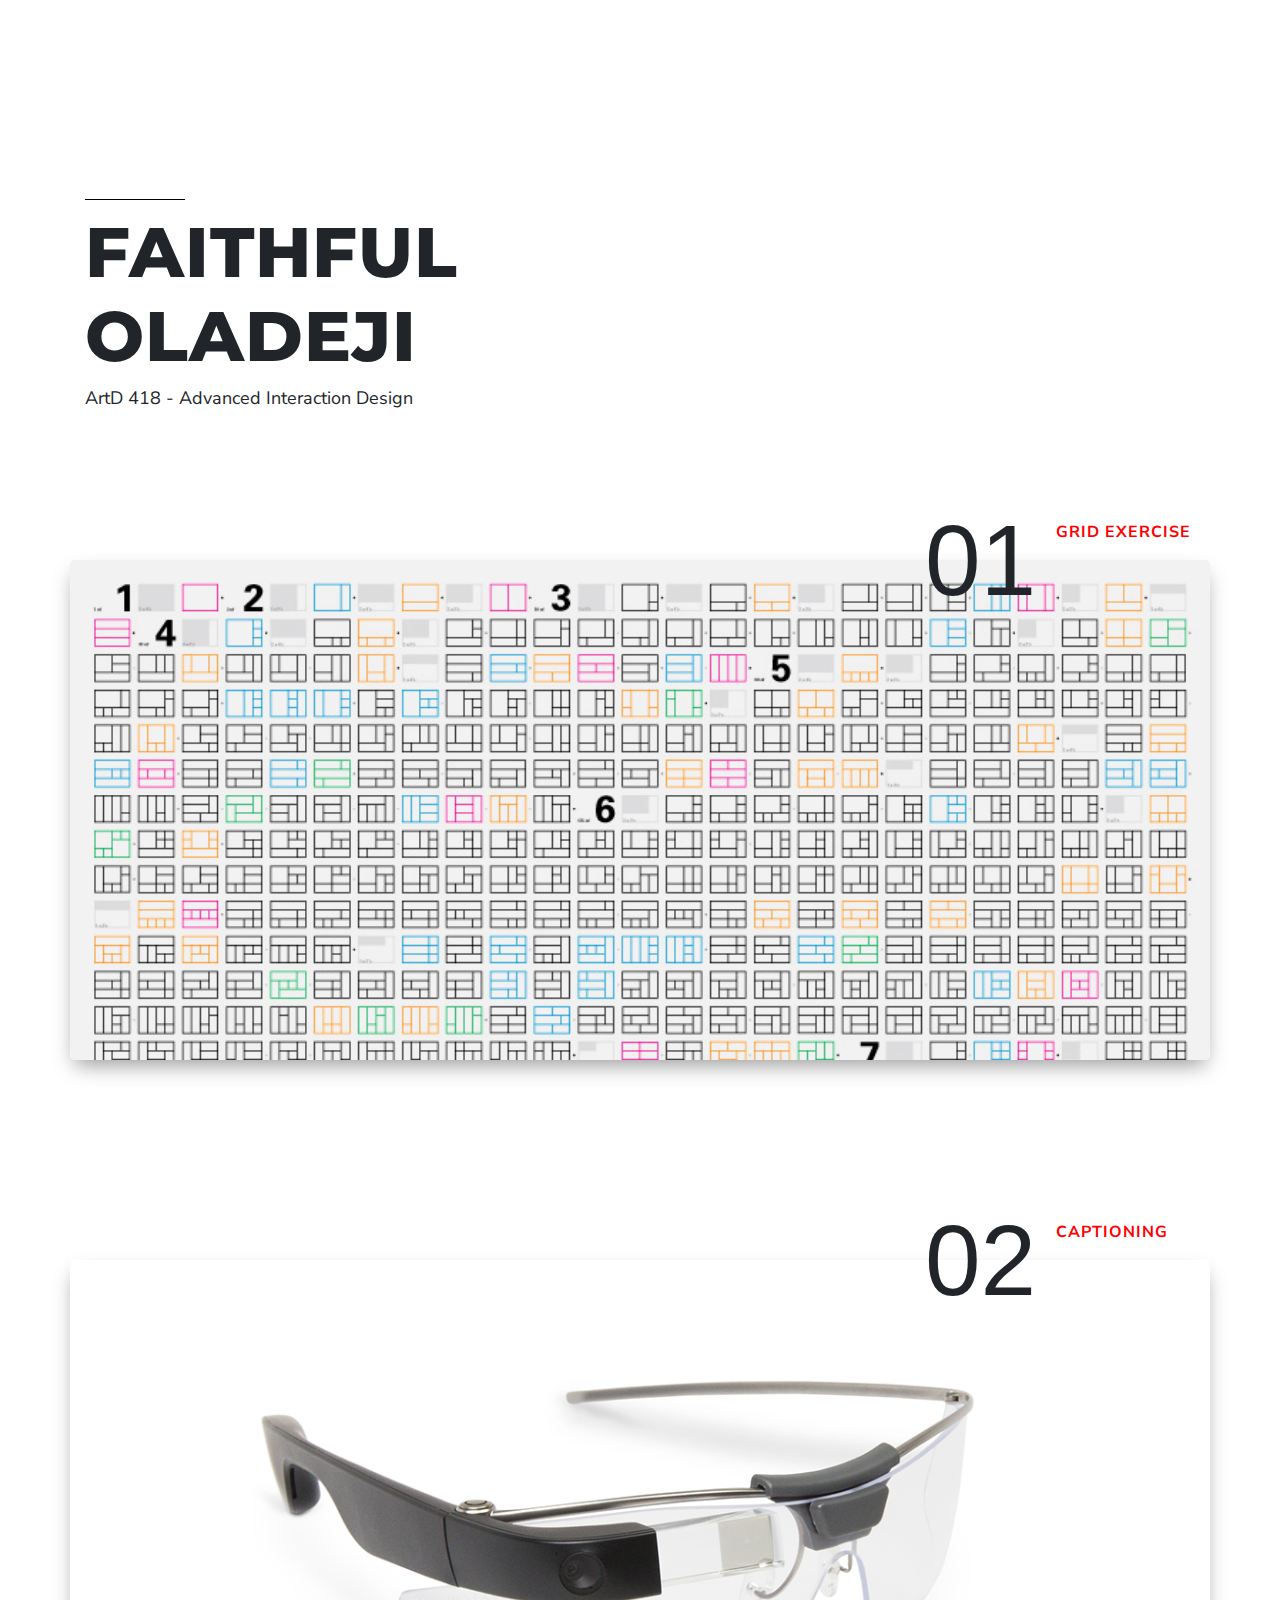
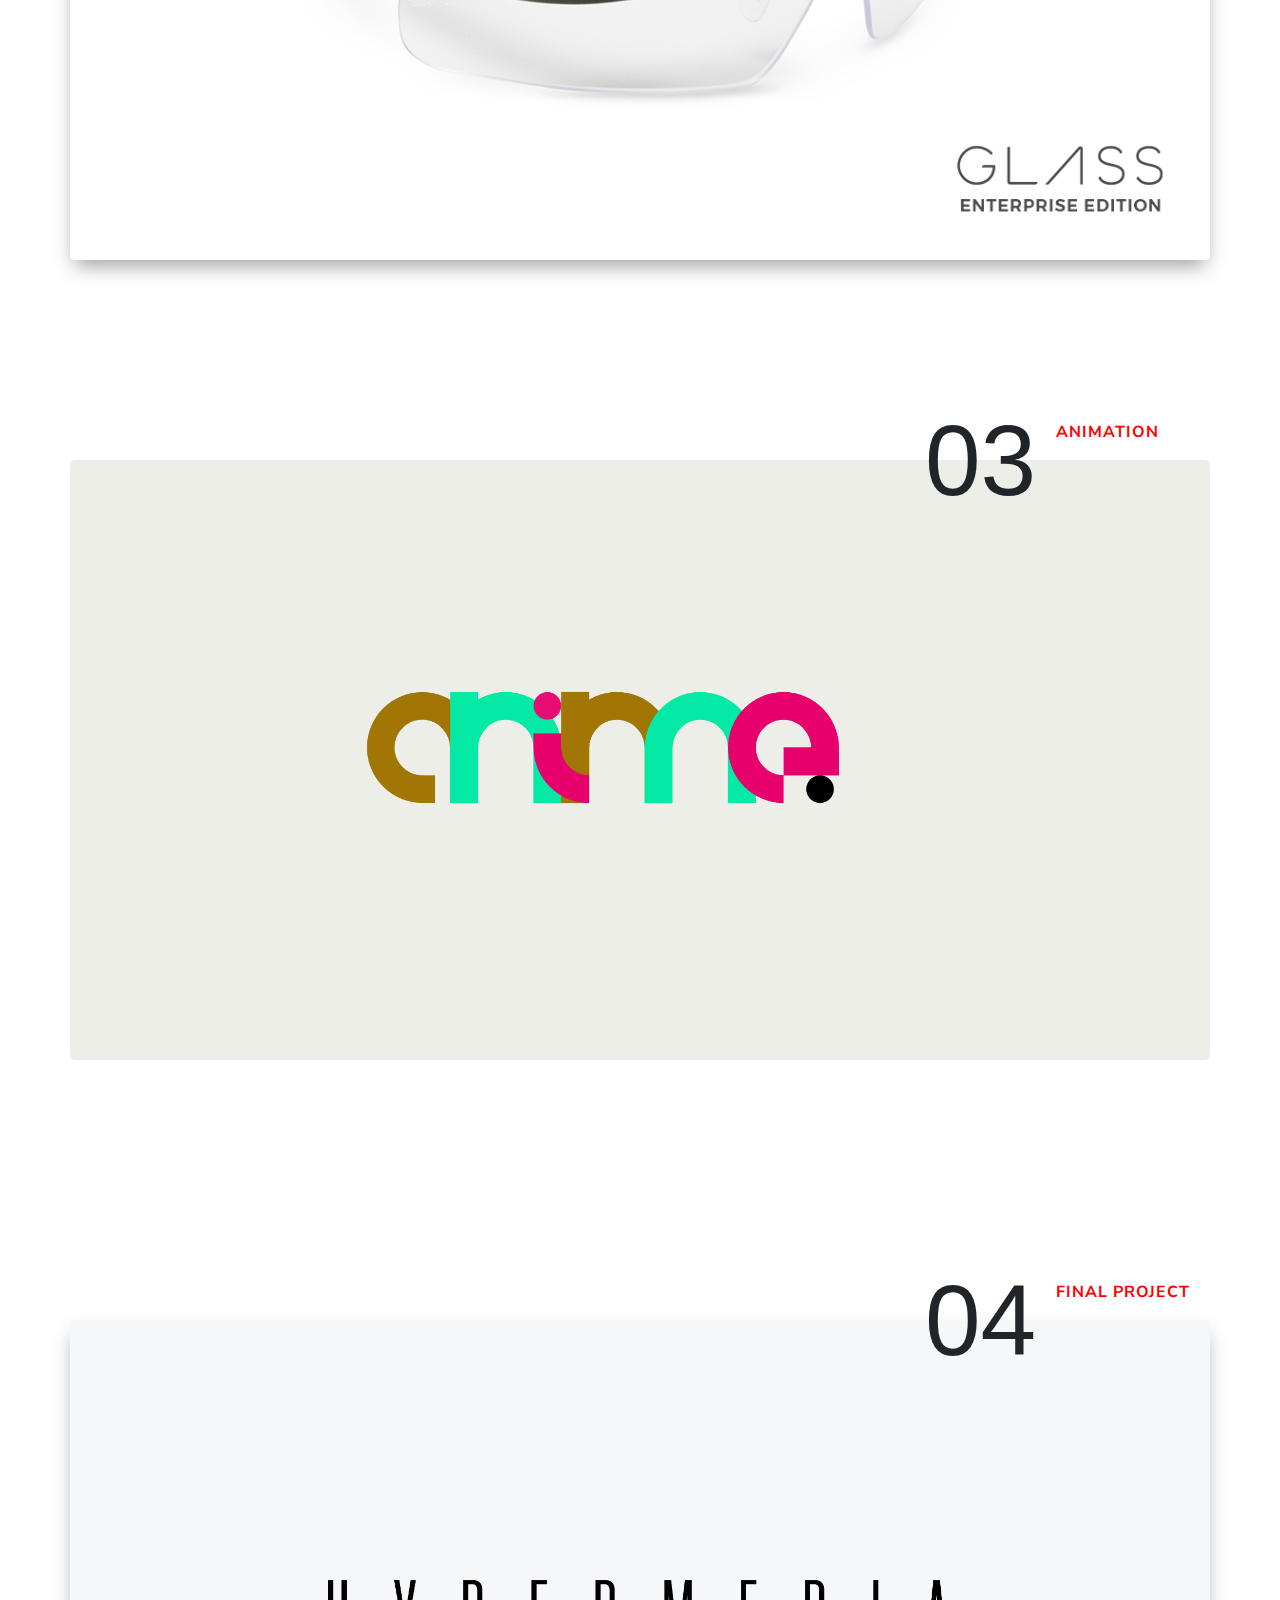
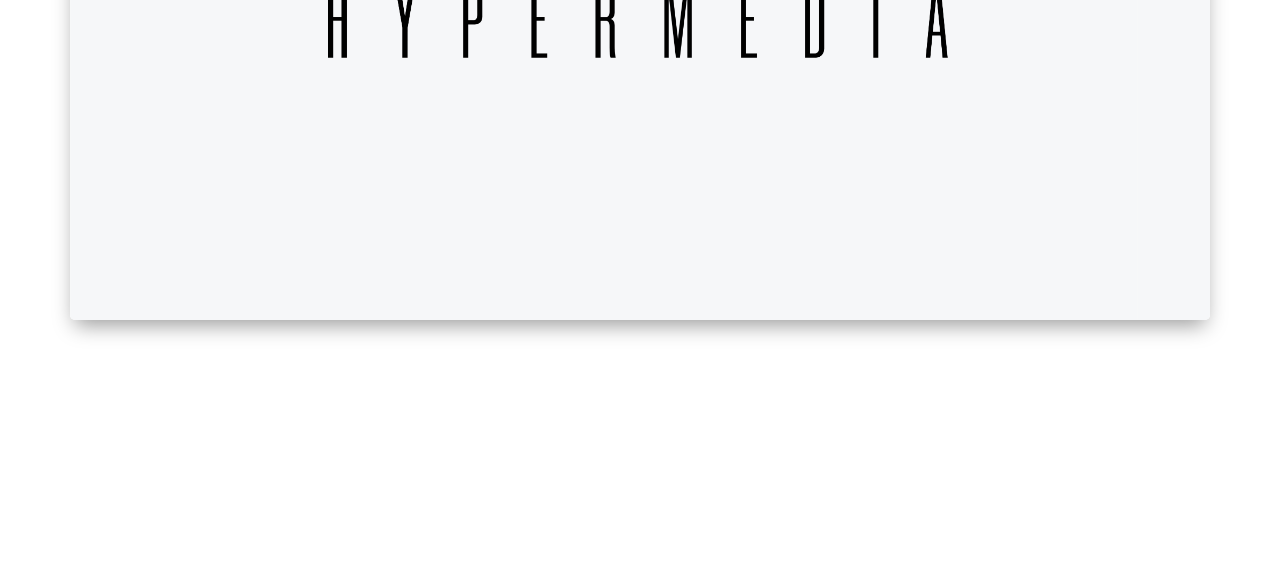
<file: index.html>
<!DOCTYPE html>
<html>

<head>
    <!-- Library -->
    <link rel="stylesheet" href="https://stackpath.bootstrapcdn.com/bootstrap/4.4.1/css/bootstrap.min.css" integrity="sha384-Vkoo8x4CGsO3+Hhxv8T/Q5PaXtkKtu6ug5TOeNV6gBiFeWPGFN9MuhOf23Q9Ifjh" crossorigin="anonymous" href="style.css">
    <link href="https://fonts.googleapis.com/css?family=Montserrat:700|Nunito+Sans&display=swap" rel="stylesheet">
    <script src="https://code.jquery.com/jquery-3.4.1.slim.min.js" integrity="sha384-J6qa4849blE2+poT4WnyKhv5vZF5SrPo0iEjwBvKU7imGFAV0wwj1yYfoRSJoZ+n" crossorigin="anonymous"></script>
    <script src="https://cdn.jsdelivr.net/npm/popper.js@1.16.0/dist/umd/popper.min.js" integrity="sha384-Q6E9RHvbIyZFJoft+2mJbHaEWldlvI9IOYy5n3zV9zzTtmI3UksdQRVvoxMfooAo" crossorigin="anonymous"></script>
    <script src="https://stackpath.bootstrapcdn.com/bootstrap/4.4.1/js/bootstrap.min.js" integrity="sha384-wfSDF2E50Y2D1uUdj0O3uMBJnjuUD4Ih7YwaYd1iqfktj0Uod8GCExl3Og8ifwB6" crossorigin="anonymous"></script>
</head>

<body>


    <!-- Container -->

    <div class="container">

        <!-- Start ROW 1 -->
        <div class="top-line" style="position: static; border-bottom: 1.5px solid #000; height: 200px; width: 100px "></div>
        <div class="row">
            <div class="col-md-6">
                <H1 style="font-family:Montserrat,sans-serif; letter-spacing: 1px; font-size:70px;font-weight:800; margin-top: 10px; margin-bottom:10px;">FAITHFUL OLADEJI</H1>
                
                <H3 style="font-family:'Nunito Sans'; font-size:18px; margin-bottom:150px; font-weight: 400"> ArtD 418 - Advanced Interaction Design </H3>
                
            </div>

           
        </div>

        <!-- Start ROW 2 -->
        <!-- Grid Exercise -->

        <div class="row">
            <div class="background-image1" style="background-image: url(grid-image.jpg); width:1500px; height: 500px; background-size:cover; border-radius: 5px; margin-bottom: 200px; box-shadow: 0px 10px 20px -5px rgba(0, 0, 0, 0.4)">
                <div class="project-number-holder" style="position: relative; left: auto; top: 0%; right:0%; left:75%; bottom: auto; display: flex; margin-top:-60px; margin-right:40px">
                <div class="project-number" style="font-family:Poppins, sans-serif; font-size: 100px; line-height: 120px; font-weight: 300; display: block; padding-right: 20px">01</div>
                    <a href= "Grids%20Exercise.html" class="project-type" style="font-family:'Nunito Sans';display:inline-block; margin-top: 20px; margin-right: 4px; font-weight: 700; letter-spacing: 1px; text-transform: uppercase; font-size: 16px; color: red">Grid Exercise</a>
                </div>
            </div>
        </div>
        
        <!-- Captioning Project -->
        
         <div class="row">
            <div class="background-image1" style="background-image: url(Google%20Glass.jpg); width:1500px; height: 600px; background-size:contain; border-radius: 5px; margin-bottom: 200px; box-shadow: 0px 10px 20px -5px rgba(0, 0, 0, 0.4)">
                <div class="project-number-holder" style="position: relative; left: auto; top: 0%; right:0%; left:75%; bottom: auto; display: flex; margin-top:-60px; margin-right:40px">
                <div class="project-number" style="font-family:Poppins, sans-serif; font-size: 100px; line-height: 120px; font-weight: 300; display: block; padding-right: 20px">02</div>
                    <a href= "Captioning.html" class="project-type" style="font-family:'Nunito Sans'; display:inline-block; margin-top: 20px; margin-right: 4px; font-weight: 700; letter-spacing: 1px; text-transform: uppercase; font-size: 16px; color: red">Captioning</a>
                </div>
            </div>
        </div>
        
        <!-- Animation Project --> 
        
        <div class="row">
                <div class="background-image1" style="background-image: url(anime-js.jpg); filter: invert(); width:1500px; height: 600px; background-size:contain; border-radius: 5px; margin-bottom: 200px; box-shadow: 0px 10px 20px -5px rgba(0, 0, 0, 0.4)"> 
                </div>
                <div class="project-number-holder" style="position: relative; left: auto; top: auto; right:0%; left:75%; bottom: 800px; display: flex; margin-top:-60px; margin-right:40px">
                <div class="project-number" style="font-family:Poppins, sans-serif; font-size: 100px; line-height: 120px; font-weight: 300; display: block; padding-right: 20px">03</div>
                    <a href= "Project2/index.html" class="project-type" style="font-family:'Nunito Sans'; display:inline-block; margin-top: 20px; margin-right: 4px; font-weight: 700; letter-spacing: 1px; text-transform: uppercase; font-size: 16px; color: red">Animation</a>
                </div>
            </div>
        
                <!-- Animation Project --> 
        
        <div class="row">
                <div class="background-image1" style="background-image: url(hypermedia.jpg); width:1500px; height: 600px; background-size:contain; border-radius: 5px; margin-bottom: 200px; box-shadow: 0px 10px 20px -5px rgba(0, 0, 0, 0.4)"> 
                </div>
                <div class="project-number-holder" style="position: relative; left: auto; top: auto; right:0%; left:75%; bottom: 800px; display: flex; margin-top:-60px; margin-right:40px">
                <div class="project-number" style="font-family:Poppins, sans-serif; font-size: 100px; line-height: 120px; font-weight: 300; display: block; padding-right: 20px">04</div>
                    <a href= "Project3/EmpathicModeling.html" class="project-type" style="font-family:'Nunito Sans'; display:inline-block; margin-top: 20px; margin-right: 4px; font-weight: 700; letter-spacing: 1px; text-transform: uppercase; font-size: 16px; color: red">FINAL PROJECT</a>
                </div>
            </div>
        </div>
    
</body>

</html>
</file>
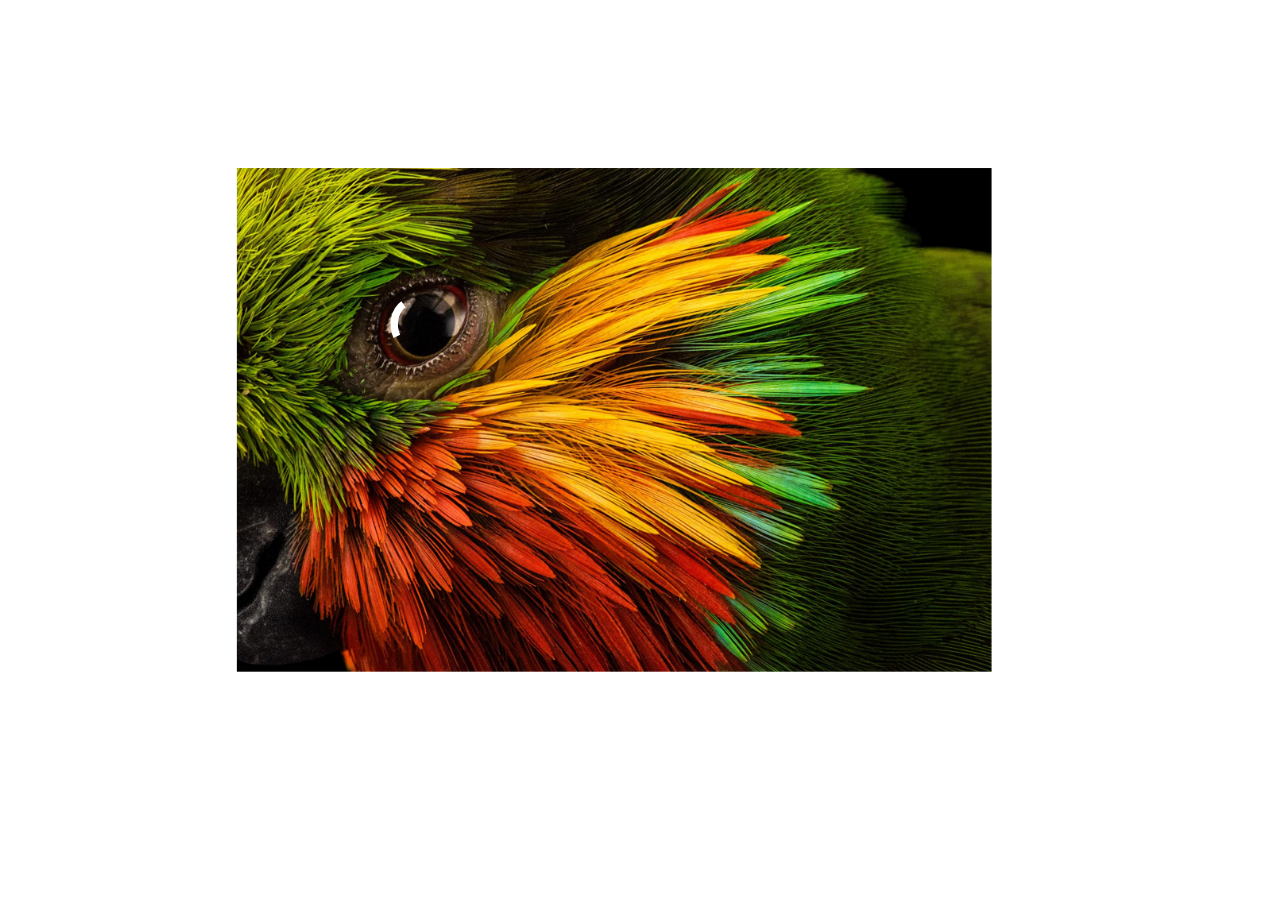
<file: Animation Exercise/index.html>
<!DOCTYPE html>
<html lang="en">

<head>
    <meta charset="UTF-8">

    <!-- libraries -->
    <script src="libs/p5.js" type="text/javascript"></script>
    <script src="libs/p5.dom.js" type="text/javascript"></script>
    <script src="libs/anime.min.js" type="text/javascript"></script>

    <!-- codigo javaScript -->
    <script src="p5_test.js"></script>

    <!-- css style -->
    <link rel="stylesheet" href="css/anime.css">

</head>


<body>
    <div class="anim">
        <!-- START SVG paths -->

        <?xml version="1.0" encoding="utf-8"?>
        <!-- Generator: Adobe Illustrator 21.1.0, SVG Export Plug-In . SVG Version: 6.00 Build 0)  -->
        <svg version="1.0" xmlns="http://www.w3.org/2000/svg" xmlns:xlink="http://www.w3.org/1999/xlink" x="0px" y="0px" viewBox="0 0 792 612" style="enable-background:new 0 0 792 612;" xml:space="preserve">
    <style type="text/css">
      .st0{fill:none;stroke:#FFFFFF;stroke-miterlimit:10;}
    </style>
    <g id="Layer_1">
      
        <image style="overflow:visible;" width="1900" height="1268" xlink:href="images/parrot.jpg"  transform="matrix(0.2701 0 0 0.2701 150.4371 108.8278)">
      </image>
    </g>
    <g id="Layer_2">
      <path class="st0" d="M253.7,238c-4.3-10.8-11.7-18.6-6.1-31.1c6.2-14,21.7-17.1,35.6-19.1c7.8-1.2,16.2-3.3,23.4-3.9
        c0.7,14.1,2.5,25.7-6,37.6c-6,8.3-17.7,18.7-27.4,21.8C267.9,244.9,256.2,243.6,253.7,238z"/>
      <path class="st0" d="M263.7,201.5c-6.4,4.5-7.8,14.7-4.5,21.7c3.8,8,12.1,10.4,20.4,10.7c11,0.5,15.7-4.5,18.5-14.6
        c2.5-8.8,0.2-17.2-8.6-21.2C283.9,195.7,264,192.1,263.7,201.5z"/>
      <path class="st0" d="M251.1,245.3c0.2-0.4,2.1-2.9,3.3-4C253.5,242.5,251.1,243.8,251.1,245.3z"/>
      <path class="st0" d="M267.7,249.2c-0.7-0.9-0.9-2.4-0.7-4C266.1,246.4,267.7,247.8,267.7,249.2z"/>
      <path class="st0" d="M278.3,245.9c-0.7-0.9-0.9-2.4-0.7-4C278.2,242.7,278,244.9,278.3,245.9z"/>
      <path class="st0" d="M241.2,230.7c-0.3,0,3.3-1,4-1.3C243.7,229.4,241.1,230.7,241.2,230.7z"/>
      <path class="st0" d="M238.5,216.8c1.8,0,3.5,0,5.3,0C242,216.5,240.4,216.9,238.5,216.8z"/>
      <path class="st0" d="M242.5,204.9c1.5,0.5,3,1,4.6,1.3C246,205.7,243.6,205.3,242.5,204.9z"/>
      <path class="st0" d="M253.1,192.9c0.6,0.8,1.4,1.8,2,2.6C253.3,194.4,254.3,194.7,253.1,192.9z"/>
      <path class="st0" d="M284.9,185.6c-0.6-0.8-9.7,3.4-10.6,2.6c-1.4-1.1-3-2-4.6-2.6"/>
      <path class="st0" d="M308.7,245.9c4.8-6.9,12.2-11.5,19.2-16.1c6-4,15.5-11.2,23-11.8c-7.3,3.7-12.7,11.7-19.7,16.3
        C326.1,237.7,318,245.1,308.7,245.9z"/>
      <path class="st0" d="M282.2,263.8c13.1-8.4,21.8-16.9,38.2-16.6C311.9,253.1,293.1,256.5,282.2,263.8z"/>
      <path class="st0" d="M323.5,226.4c-1.2,0.6-2.4,1.1-3.5,1.2c0.5-6.8,7.6-14.2,11.8-19.2c3.3-3.9,6.8-7.6,10.7-10.8
        c2.5-2.1,17.9-9.1,18.5-11.1c-3.2,11.2-12.8,19.6-21.5,26.8C335.4,216.8,329.1,223.5,323.5,226.4z"/>
      <path class="st0" d="M283.5,266.4c21.2-10.5,58-23,79.3-7.3c-15.8-1.3-32.4,4.8-47.7,8.1C305.5,269.3,297.1,269.2,283.5,266.4z"/>
      <path class="st0" d="M334.5,219.4c7.2-29.5,38.3-41.7,65.1-47c20.9-4.1,40-14.6,60.9-19.3c16-3.6,30.9-1.3,46.8-1.2
        c-7.8,4.6-17.8,7.4-26.8,10.1c-20.5,6.2-40.2,10.6-59.6,19.7c-17.6,8.3-35,17.2-52.6,25.6C359.7,211.6,349,218.5,334.5,219.4z"/>
      <path class="st0" d="M335.7,243.1c6.9-2.5,14.4-4.1,20.9-6.2c10-3.2,19.6-7.8,29.7-10.8c11.1-3.3,23-0.8,34.3-4.5
        c13.9-4.6,26.2-14.5,38.3-22.2c-14.5,8.3-18.2,25.6-29.1,36.6c-11.2,11.4-28.6,15.7-43.9,16.4c-12.2,0.6-23.9-1.8-35.9-2.5
        c-7.6-0.5-18.1,2.6-25-1.5c7.3-5.2,11.6-11.8,18.1-17.8c16.2-15.1,40.3-24.2,61.6-29.5c19.5-4.8,39.3-8.5,58.8-13.3
        c19.8-4.9,41.1-4.9,60.5-11c3.2-29.7-56.8-9.5-70-6.1c-16.7,4.2-32.5,9.5-47.8,17.5c-16.9,8.8-31.6,20.5-49.7,27.2"/>
      <path class="st0" d="M278.9,284.3c17.3-0.9,36.5,1.8,51.6-7.8c-8.4-3.3-21.8-0.8-30.9-0.8C291.4,275.7,284.5,276.3,278.9,284.3z"/>
      <path class="st0" d="M288.8,290.3c13.9-2.8,28.9-1.3,42.9-3.3c11-1.5,21.1-3.4,32.3-3.4c13.5,0,26.8,2,40.4,2
        c21.8,0,59.3-4.9,73,17.1c-15.4,0.8-30.3,4.1-46,4.1c-15.8,0-31.1-1.3-46.7-2.6c-32.4-2.8-64.8-4.2-97.2-6.1
        C287.5,297.2,287.3,295.9,288.8,290.3z"/>
      <path class="st0" d="M299.4,306.2c26.2,7.2,52.3,15.8,77.3,26.3c12.1,5,24.4,9.8,36.9,13.7c9.5,2.9,21.3,7.7,31.4,6.3
        c1.7-15.9-45.3-27.4-55.7-32c-12.6-5.5-24.2-12.1-36.3-18.3c-21.8-11.1-45.8-14.6-70.2-14.6"/>
      <path class="st0" d="M339.2,272.4c4.7-1.6,10.9-1.3,16.1-1.7c17.6-1.3,35.1-2.1,52.8-1.4c22.8,0.8,45.6,2.6,68.4,2.5
        c8.2,0,56.4,0.3,56.8,11.7c3.7-10.5,5.6-14.2-6.4-17.7c-20.6-6-41.9-5.3-63.1-5.3C423.2,260.5,379.5,252.6,339.2,272.4z"/>
    </g>
    </svg>

        <!-- END SVG paths -->
    </div>
</body>
</file>
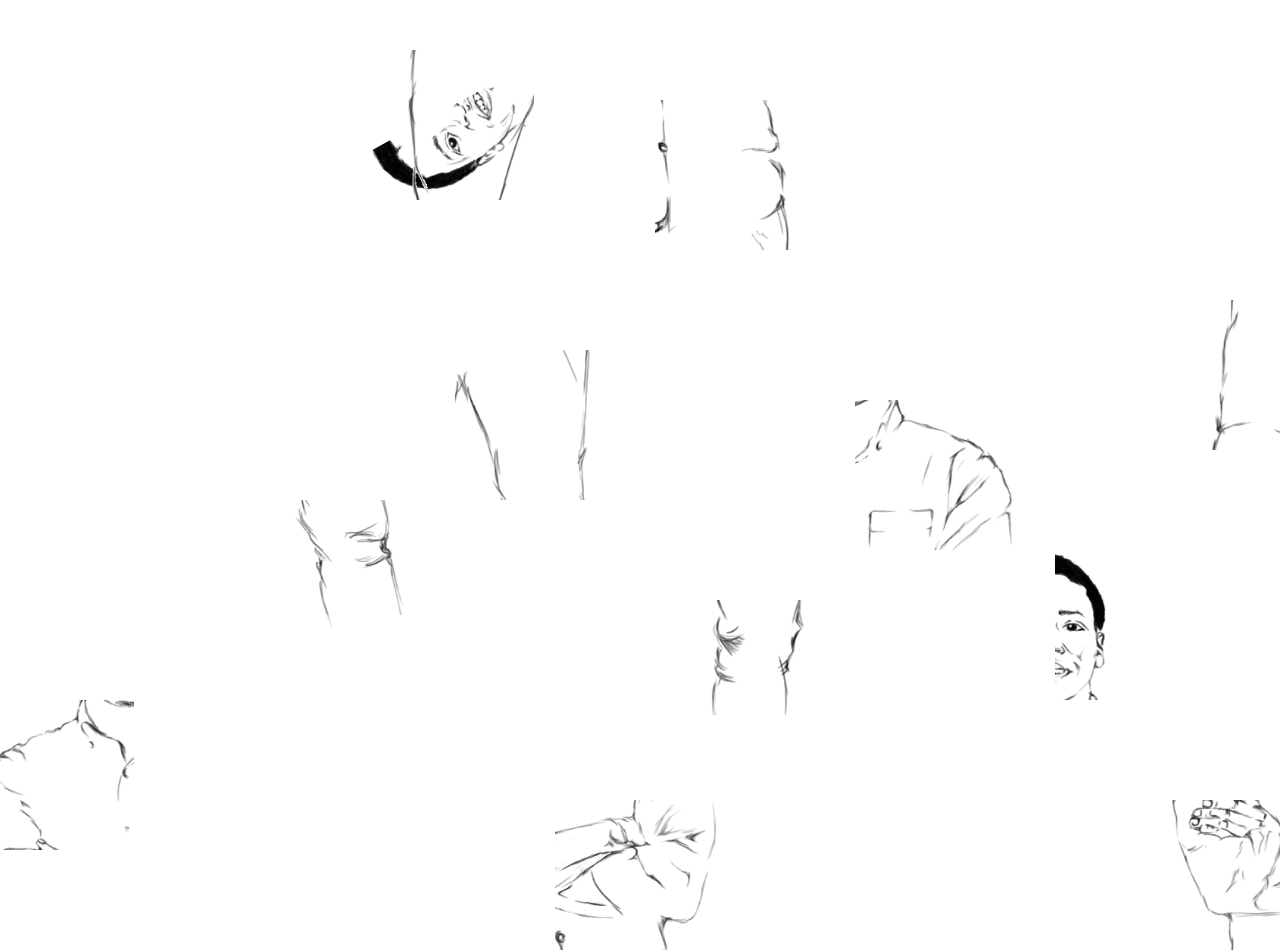
<file: Animation.html>
<!DOCTYPE html>
<html>

<head>
    <meta charset="UTF-8">

    <!-- libraries -->
    <script src="libs/anime.min.js" type="text/javascript"></script>

    <!-- css style -->
    <link rel="stylesheet" href="Animation.css">

    <!-- bootstrap style -->
    <link rel="stylesheet" href="https://stackpath.bootstrapcdn.com/bootstrap/4.4.1/css/bootstrap.min.css" integrity="sha384-Vkoo8x4CGsO3+Hhxv8T/Q5PaXtkKtu6ug5TOeNV6gBiFeWPGFN9MuhOf23Q9Ifjh" crossorigin="anonymous">
    <script src="https://code.jquery.com/jquery-3.4.1.slim.min.js" integrity="sha384-J6qa4849blE2+poT4WnyKhv5vZF5SrPo0iEjwBvKU7imGFAV0wwj1yYfoRSJoZ+n" crossorigin="anonymous"></script>
    <script src="https://cdn.jsdelivr.net/npm/popper.js@1.16.0/dist/umd/popper.min.js" integrity="sha384-Q6E9RHvbIyZFJoft+2mJbHaEWldlvI9IOYy5n3zV9zzTtmI3UksdQRVvoxMfooAo" crossorigin="anonymous"></script>
    <script src="https://stackpath.bootstrapcdn.com/bootstrap/4.4.1/js/bootstrap.min.js" integrity="sha384-wfSDF2E50Y2D1uUdj0O3uMBJnjuUD4Ih7YwaYd1iqfktj0Uod8GCExl3Og8ifwB6" crossorigin="anonymous"></script>
</head>

<body>

    <div class="container">
       
        <!-- 1st ROW -->
        
        <div class="row">
            <!-- 1st Column -->
            <div class="col-md-3">
                <div class="image1"> <img id="im1-1" src="Images/Image01.png" alt="Faithful-1"> </div>
            </div>
            <!-- 2nd Column -->
            <div class="col-md-3">
                <div class="image2"> <img id="im1-2" src="Images/Image02.png" alt="Faithful-2"> </div>
            </div>
        </div>
        
        <!-- 2nd ROW -->
        
        <div class="row">
            <!-- 1st Column -->
            <div class="col-md-3">
                <div class="image3"> <img id="im1-3" src="Images/Image03.png" alt="Faithful-3"> </div>
            </div>
             <!-- 2nd Column -->
            <div class="col-md-3">
                <div class="image4"> <img id="im1-4" src="Images/Image04.png" alt="Faithful-4"> </div>
            </div>
           
        </div>
        
        <!-- 3rd ROW -->
        
        <div class="row">
            <!-- 1st Column -->
            <div class="col-md-3">
                <div class="image5"> <img id="im1-5" src="Images/Image05.png" alt="Faithful-5"> </div>
            </div>
            <!-- 2nd Column -->
            <div class="col-md-3">
                <div class="image6"> <img id="im1-6" src="Images/Image06.png" alt="Faithful-6"> </div>
            </div>
        </div>
        
        <!-- 4th ROW -->
        
        <div class="row">
            <!-- 1st Column -->
            <div class="col-md-3">
                <div class="image7"> <img id="im1-7" src="Images/Image07.png" alt="Faithful-7"> </div>
            </div>
            <!-- 2nd Column -->
            <div class="col-md-3">
                <div class="image8"> <img id="im1-8" src="Images/Image08.png" alt="Faithful-8"> </div>
            </div>
        </div>
        
        <!-- 5th ROW -->
        
        <div class="row">
            <!-- 1st Column -->
            <div class="col-md-3">
                <div class="image9"> <img id="im1-9" src="Images/Image09.png" alt="Faithful-9"> </div>
            </div>
            <!-- 2nd Column -->
            <div class="col-md-3">
                <div class="image10"> <img id="im1-10" src="Images/Image10.png" alt="Faithful-10"> </div>
            </div>
        </div>
        
        <!-- 6th ROW -->
        
        <div class="row">
            <!-- 1st Column -->
            <div class="col-md-3">
                <div class="image11"> <img id="im1-11" src="Images/Image11.png" alt="Faithful-11"> </div>
            </div>
            <!-- 2nd Column -->
            <div class="col-md-3">
                <div class="image12"> <img id="im1-12" src="Images/Image12.png" alt="Faithful-12"> </div>
            </div>
        </div>

    </div>
    
        <!--javaScript code -->
    <script src="anime.js"></script>

</body>
</file>
<file: style.css>
.background-image1{
    width: 1200px;
    height: 800px;
    background-image: url(grid-image.jpg);
    background-size: 100%
}
</file>
<file: Animation Exercise/css/anime.css>
body {
  display: flex;
  align-items: center;
  justify-content: center;
  position: absolute;
  overflow: hidden;
  width: 100%;
  height: 100%;
}
.anim, .anim svg {
  position: relative;
  width: 100%;
  height: 100%;
}
.anim path {
  stroke-width: 5;
}
</file>
<file: Animation.css>
.container {
    width: 75%;
    display: block;
    margin: auto;
    align-content: center;
    margin-top: 50px
}

.row {
    display: flex;
    display: flex;
    align-items: center;
    justify-content: center
}

.image1 {
    position: relative;
    height: 150px;
    right: 400px;
    top: 200px;
}

.image2 {
    position: relative;
    height: 150px;
    left: 400px;
    top: 500px
}

.image3 {
    position: relative;
    height: 150px;
    right: 400px;
    top: 500px
}

.image4 {
    position: relative;
    height: 150px;
    left: 200px;
    top: 200px
}

.image5 {
    position: relative;
    height: 150px;
    left: 800px;
    top: 450px
}

.image6 {
    position: relative;
    height: 150px;
    right: 100px;
    top: 450px
}

.image7 {
    position: relative;
    height: 150px;
    left: 800px;
    bottom: 200px
}

.image8 {
    position: relative;
    height: 150px;
    bottom: 400px
}

.image9 {
    position: relative;
    height: 150px;
    bottom: 600px
    
}

.image10 {
    position: relative;
    height: 150px;
    bottom: 300px;
    right: 200px;

}

.image11 {
    position: relative;
    height: 150px;
    bottom: 200px;
    left: 300px;

}

.image12 {
    position: relative;
    height: 150px;
    right: 400px;
    bottom: 300px

}

#im1-1 {
    height: inherit;
}

#im1-2 {
    height: inherit;
}

#im1-3 {
    height: inherit;
}

#im1-4 {
    height: inherit;
}

#im1-5 {
    height: inherit;
}

#im1-6 {
    height: inherit;
}

#im1-7 {
    height: inherit;
}

#im1-8 {
    height: inherit;
}

#im1-9 {
    height: inherit;
}

#im1-10 {
    height: inherit;
}

#im1-11 {
    height: inherit;
}

#im1-12 {
    height: inherit;
}
</file>
